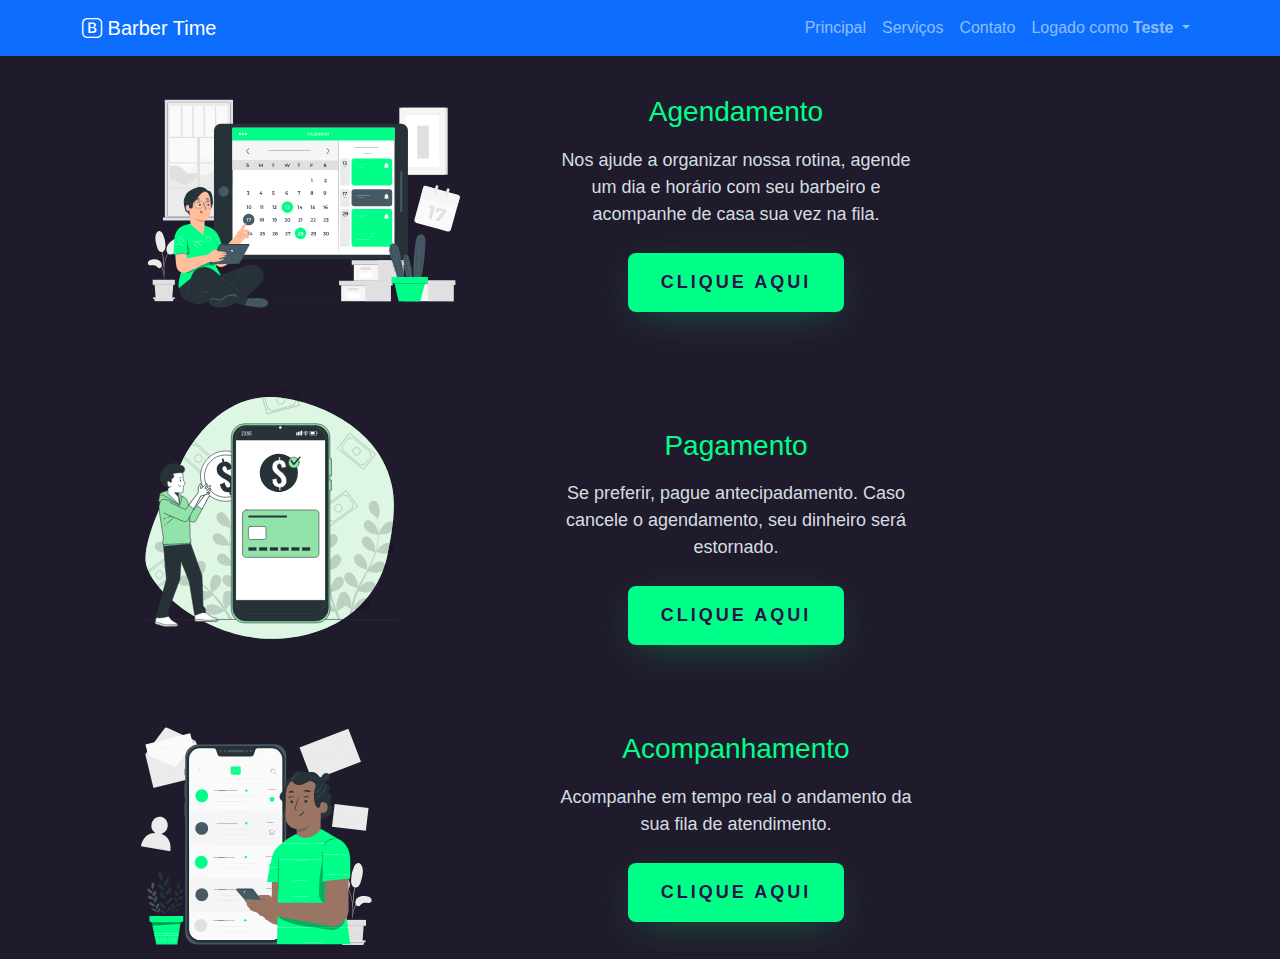
<file: index.html>
<!DOCTYPE html>
<html lang="en">

<head>
    <meta charset="UTF-8">
    <meta name="viewport" content="width=device-width, initial-scale=1.0">
    <meta http-equiv="X-UA-Compatible" content="IE=edge">
    <meta name="viewport" content="width=device-width, initial-scale=1.0">
    <link href="https://cdn.jsdelivr.net/npm/bootstrap@5.2.2/dist/css/bootstrap.min.css" rel="stylesheet">
    <link href="https://cdn.jsdelivr.net/npm/bootstrap-icons@1.10.2/font/bootstrap-icons.css" rel="stylesheet">
    <script src="https://cdn.jsdelivr.net/npm/bootstrap@5.2.2/dist/js/bootstrap.bundle.min.js"></script>
    <title>Barber Time</title>
    <link rel="stylesheet" href="index.css">
</head>

<body>
    <nav class="navbar navbar-expand-md navbar-dark bg-primary fixed-top">
        <div class="container">
            <a class="navbar-brand" href="#">
                <i class="bi bi-bootstrap"></i> Barber Time
            </a>
            <button class="navbar-toggler" type="button" data-bs-toggle="collapse" data-bs-target="#navbarNav"
                aria-controls="navbarNav" aria-expanded="false" aria-label="Toggle navigation">
                <span class="navbar-toggler-icon"></span>
            </button>
            <div class="collapse navbar-collapse justify-content-end" id="navbarNav">
                <ul class="navbar-nav">
                    <li class="nav-item">
                        <a class="nav-link" href="#">Principal</a>
                    </li>
                    <li class="nav-item">
                        <a class="nav-link" href="#">Serviços</a>
                    </li>
                    <li class="nav-item">
                        <a class="nav-link" href="#">Contato</a>
                    </li>
                    <li class="nav-item dropdown">
                        <a class="nav-link dropdown-toggle" href="#" id="userDropdown" role="button"
                            data-bs-toggle="dropdown" aria-haspopup="true" aria-expanded="false">
                            Logado como <strong>Teste</strong>
                        </a>
                        <ul class="dropdown-menu" aria-labelledby="userDropdown">
                            <li><a class="dropdown-item" href="#">Perfil</a></li>
                            <li><a class="dropdown-item" href="#">Alterar Senha</a></li>
                            <li><a class="dropdown-item" href="login.html">Sair</a></li>
                        </ul>
                    </li>
                </ul>
            </div>
        </div>
    </nav> <!-- Divisão entre o cabeçalho e o conteúdo -->
    <!-- O conteúdo da sua página continuará aqui -->
    <div class="baixo">
    <div class="img-esquerda">
        <img src="calendari2.svg" class="left-image" alt="Barbearia" width="350px">
    </div>
    
    <div class="conteudo-direito">
        <div class="agendamento">
            Agendamento
        </div>
        <div class="conteudo-direito2">
            Nos ajude a organizar nossa rotina, agende um dia e horário com seu barbeiro e acompanhe de casa sua vez na
            fila.<br>
            <button class="btn-login" onclick="window.location.href = 'agendar.html'">Clique aqui</button>
        </div>
    </div>
    </div>
        <div class="img-esquerda">
            <img src="pagamento.svg" class="left-image" alt="Barbearia" width="280px" >
        </div>
        
        <div class="conteudo-direito">
            <div class="agendamento">
                Pagamento
            </div>
            <div class="conteudo-direito2">
                Se preferir, pague antecipadamento. Caso cancele o agendamento, seu dinheiro será estornado.<br>
                <button class="btn-login" onclick="window.location.href = 'qrcode.html'">Clique aqui</button>
            </div>
        </div>
        </div>
            <div class="img-esquerda">
                <img src="celular.svg" class="left-image" alt="Barbearia" width="250px">
            </div>
            
            <div class="conteudo-direito">
                <div class="agendamento">
                    Acompanhamento
                </div>
                <div class="conteudo-direito2">
                    Acompanhe em tempo real o andamento da sua fila de atendimento.<br>
                    <button onclick="window.location.href = 'agendamento.html'" class="btn-login">Clique aqui</button>
                </div>
            </div>
            </div>
            </div>
</body>

</html>
</file>
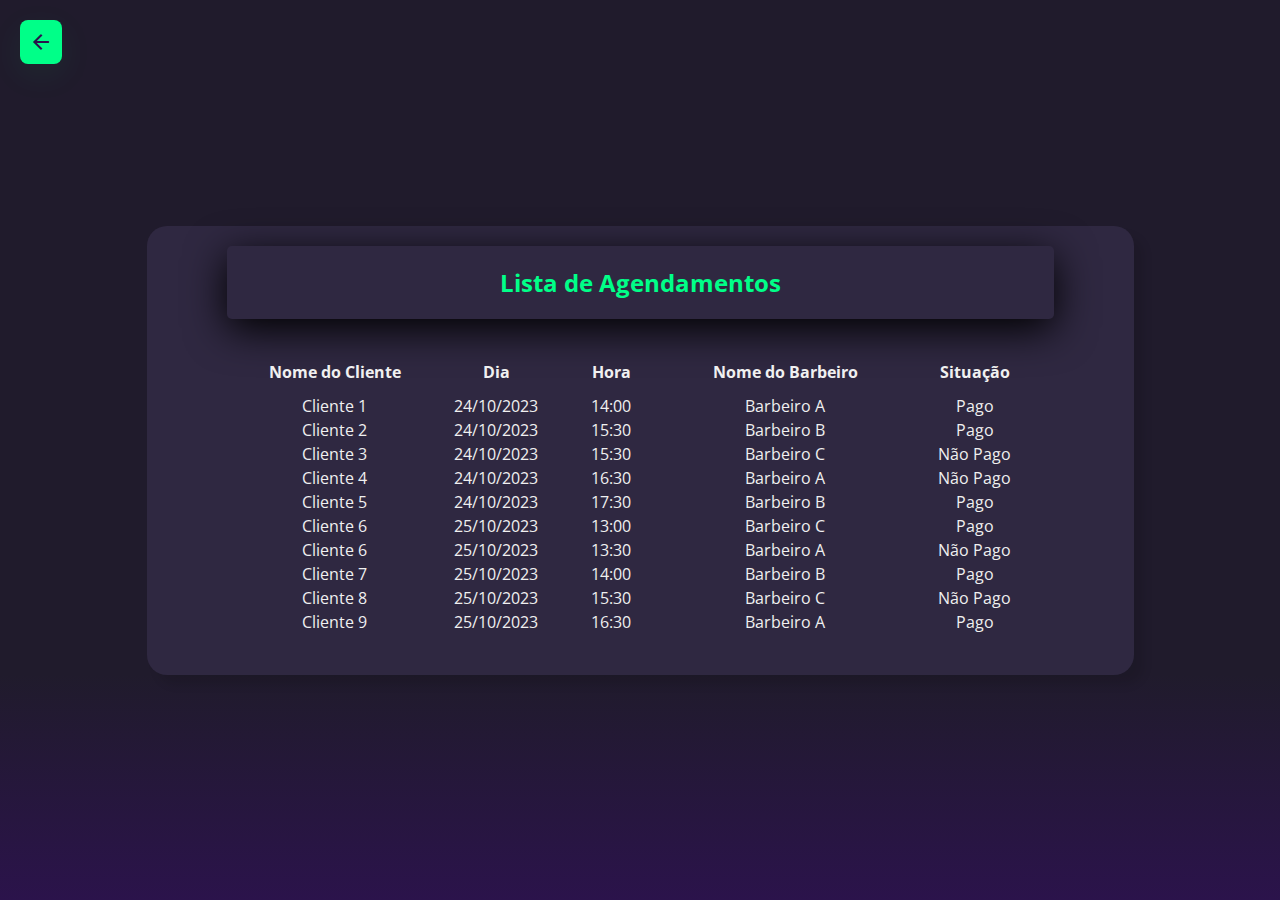
<file: 2agenda.html>
<!DOCTYPE html>
<html lang="pt-br">

<head>
    <meta charset="UTF-8">
    <meta name="viewport" content="width=device-width, initial-scale=1.0">
    <title>Barber Time</title>
    <link rel="stylesheet" href="agendamento.css">

    <link rel="stylesheet"
        href="https://fonts.googleapis.com/css2?family=Material+Symbols+Outlined:opsz,wght,FILL,GRAD@20..48,100..700,0..1,-50..200" />

</head>

<body>
    <a class="material-symbols-outlined" href="2index.html">
        arrow_back
    </a>

<div class="container">
    <h1>Lista de Agendamentos</h1>
        <table class="table table-bordered table-striped">
            <thead>
                <tr>
                    <th>Nome do Cliente</th>
                    <th>Dia</th>
                    <th>Hora</th>
                    <th>Nome do Barbeiro</th>
                    <th>Situação</th>
                    
                </tr>
            </thead>
            <tbody>
                <tr>
                    <td>Cliente 1</td>
                    <td>24/10/2023</td>
                    <td>14:00</td>
                    <td>Barbeiro A</td>
                    <td>Pago</td>
                    <td>
                        
                        <a href="#"><i class="bi bi-check text-success mx-2"></i></a>
                        <a href="#"><i class="bi bi-x text-danger mx-2"></i></a>
                    </td>
                </tr>
                <!-- Adicione mais linhas semelhantes para cada agendamento -->
                <tr>
                    <td>Cliente 2</td>
                    <td>24/10/2023</td>
                    <td>15:30</td>
                    <td>Barbeiro B</td>
                    <td>Pago</td>
                    <td>
                        <a href="#"><i class="bi bi-check text-success mx-2"></i></a>
                        <a href="#"><i class="bi bi-x text-danger mx-2"></i></a>
                    </td>
                </tr>

                <tr>
                    <td>Cliente 3</td>
                    <td>24/10/2023</td>
                    <td>15:30</td>
                    <td>Barbeiro C</td>
                    <td>Não Pago</td>
                    <td>
                        <a href="#"><i class="bi bi-check text-success mx-2"></i></a>
                        <a href="#"><i class="bi bi-x text-danger mx-2"></i></a>
                    </td>
                </tr>

                <tr>
                    <td>Cliente 4</td>
                    <td>24/10/2023</td>
                    <td>16:30</td>
                    <td>Barbeiro A</td>
                    <td>Não Pago</td>
                    <td>
                        <a href="#"><i class="bi bi-check text-success mx-2"></i></a>
                        <a href="#"><i class="bi bi-x text-danger mx-2"></i></a>
                    </td>
                </tr>

                <tr>
                    <td>Cliente 5</td>
                    <td>24/10/2023</td>
                    <td>17:30</td>
                    <td>Barbeiro B</td>
                    <td>Pago</td>
                    <td>
                        <a href="#"><i class="bi bi-check text-success mx-2"></i></a>
                        <a href="#"><i class="bi bi-x text-danger mx-2"></i></a>
                    </td>
                </tr>

                <tr>
                    <td>Cliente 6</td>
                    <td>25/10/2023</td>
                    <td>13:00</td>
                    <td>Barbeiro C</td>
                    <td>Pago</td>
                    <td>
                        <a href="#"><i class="bi bi-check text-success mx-2"></i></a>
                        <a href="#"><i class="bi bi-x text-danger mx-2"></i></a>
                    </td>
                </tr>

                <tr>
                    <td>Cliente 6</td>
                    <td>25/10/2023</td>
                    <td>13:30</td>
                    <td>Barbeiro A</td>
                    <td>Não Pago</td>
                    <td>
                        <a href="#"><i class="bi bi-check text-success mx-2"></i></a>
                        <a href="#"><i class="bi bi-x text-danger mx-2"></i></a>
                    </td>
                </tr>

                <tr>
                    <td>Cliente 7</td>
                    <td>25/10/2023</td>
                    <td>14:00</td>
                    <td>Barbeiro B</td>
                    <td>Pago</td>
                    <td>
                        <a href="#"><i class="bi bi-check text-success mx-2"></i></a>
                        <a href="#"><i class="bi bi-x text-danger mx-2"></i></a>
                    </td>
                </tr>

                <tr>
                    <td>Cliente 8</td>
                    <td>25/10/2023</td>
                    <td>15:30</td>
                    <td>Barbeiro C</td>
                    <td>Não Pago</td>
                    <td>
                        <a href="#"><i class="bi bi-check text-success mx-2"></i></a>
                        <a href="#"><i class="bi bi-x text-danger mx-2"></i></a>
                    </td>
                </tr>

                <tr>
                    <td>Cliente 9</td>
                    <td>25/10/2023</td>
                    <td>16:30</td>
                    <td>Barbeiro A</td>
                    <td>Pago</td>
                    <td>
                        <a href="#"><i class="bi bi-check text-success mx-2"></i></a>
                        <a href="#"><i class="bi bi-x text-danger mx-2"></i></a>
                    </td>
                </tr>
            </tbody>
        </table>
        </div>
        </body>
</html>
</file>
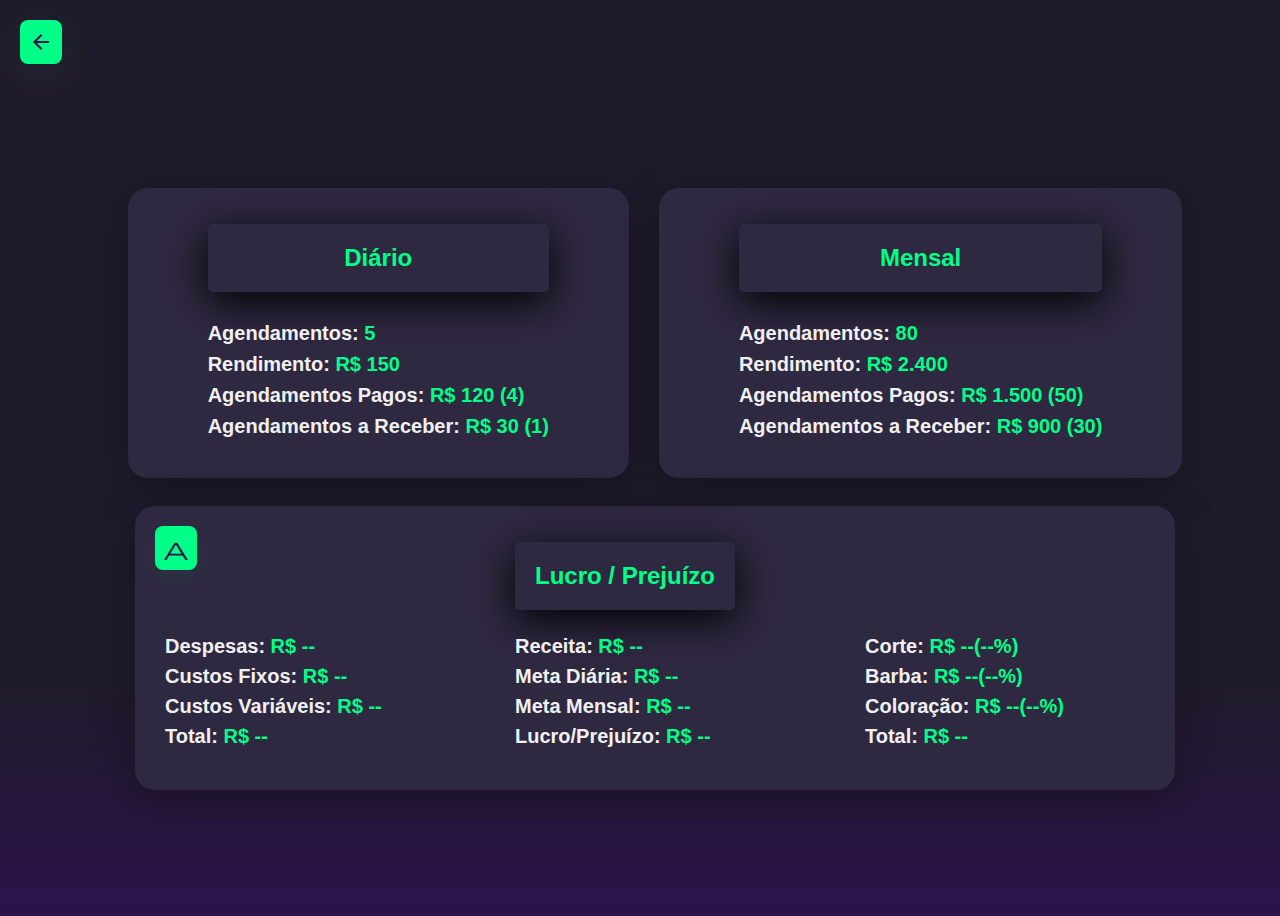
<file: 2dashboard.html>
<!DOCTYPE html>
<html lang="en">

<head>
    <meta charset="UTF-8">
    <meta name="viewport" content="width=device-width, initial-scale=1.0">
    <title>Barber Time</title>
    <link rel="stylesheet" href="2dashboard.css">

    <link rel="stylesheet"
        href="https://fonts.googleapis.com/css2?family=Material+Symbols+Outlined:opsz,wght,FILL,GRAD@20..48,100..700,0..1,-50..200" />

</head>

<body>
    <a class="material-symbols-outlined" href="2index.html">
        arrow_back
    </a>
    <div class="container">
        <h1>Diário</h1>

        <div class="A">
            Agendamentos:<span> 5</span>
        </div>
        <div class="A">
            Rendimento:<span> R$ 150</span>
        </div>
        <div class="A">
            Agendamentos Pagos:<span> R$ 120 (4)</span>
        </div>
        <div class="A">
            Agendamentos a Receber:<span> R$ 30 (1)</span>
        </div>

    </div>
    <!--Dash2-->
    <div class="container">
        <h1>Mensal</h1>

        <div class="A">
            Agendamentos:<span> 80</span>
        </div>
        <div class="A">
            Rendimento:<span> R$ 2.400</span>
        </div>
        <div class="A">
            Agendamentos Pagos:<span> R$ 1.500 (50)</span>
        </div>
        <div class="A">
            Agendamentos a Receber:<span> R$ 900 (30)</span>
        </div>

    </div>
    <!--Dash3-->
    <div class="container2">
        <h1 class="margin">Lucro / Prejuízo</h1>

        <div class="A" style="position: absolute; margin-left: -350px; margin-top: -5px;">
            Despesas:<span> R$ --</span>
        </div>
        <div class="A" style="position: absolute; margin-left: -350px; margin-top: 25px;">
            Custos Fixos:<span> R$ --</span>
        </div>
        <div class="A" style="position: absolute; margin-left: -350px; margin-top: 55px;">
            Custos Variáveis:<span> R$ --</span>
        </div>
        <div class="A" style="position: absolute; margin-left: -350px; margin-top: 85px;">
            Total:<span> R$ --</span>
        </div>
        <!-- 1° Parte -->
        <div class="A" style="position: absolute; margin-left: 0px; margin-top: -5px;">
            Receita:<span> R$ --</span>
        </div>
        <div class="A" style="position: absolute; margin-left: 0px; margin-top: 25px;">
            Meta Diária:<span> R$ --</span>
        </div>
        <div class="A" style="position: absolute; margin-left: 0px; margin-top: 55px;">
            Meta Mensal:<span> R$ --</span>
        </div>
        <div class="A" style="position: absolute; margin-left: 0px; margin-top: 85px;">
            Lucro/Prejuízo:<span> R$ --</span>
        </div>
        <!-- 2° Parte -->
        <div class="A" style="position: absolute; margin-left: 350px; margin-top: 85px;">
            Total:<span> R$ --</span>
        </div>
        <div class="A" style="position: absolute; margin-left: 350px; margin-top: -5px;">
            Corte:<span> R$ --(--%)</span>
        </div>
        <div class="A" style="position: absolute; margin-left: 350px; margin-top: 25px;">
            Barba:<span> R$ --(--%)</span>
        </div>
        <div class="A" style="position: absolute; margin-left: 350px; margin-top: 55px;">
            Coloração:<span> R$ --(--%)</span>
        </div>
        <!-- 3° Parte -->
        <a class="material-symbols-outlined" href="2index.html">
            A
        </a>

    </div>

</body>

</html>
</file>
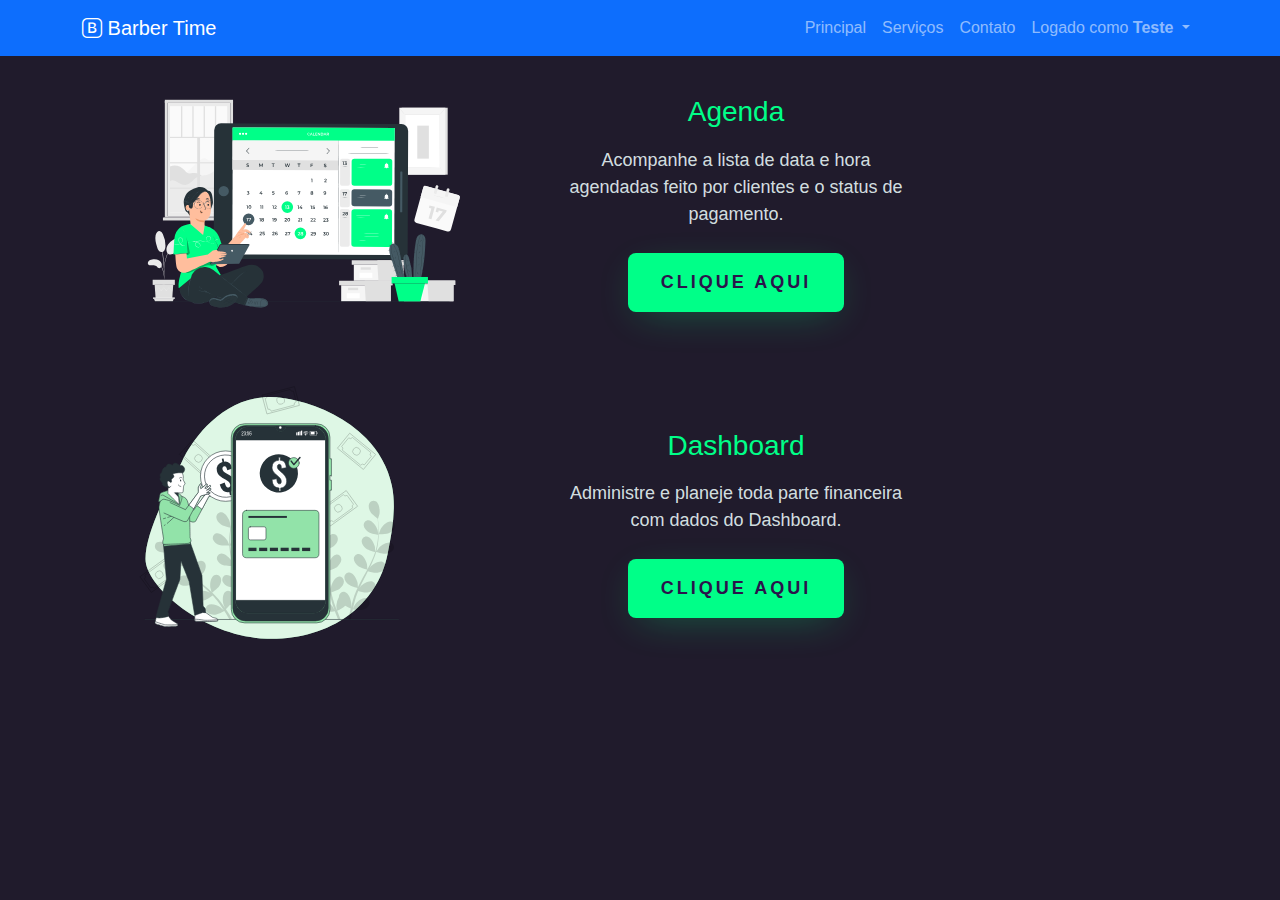
<file: 2index.html>
<!DOCTYPE html>
<html lang="en">

<head>
    <meta charset="UTF-8">
    <meta name="viewport" content="width=device-width, initial-scale=1.0">
    <meta http-equiv="X-UA-Compatible" content="IE=edge">
    <meta name="viewport" content="width=device-width, initial-scale=1.0">
    <link href="https://cdn.jsdelivr.net/npm/bootstrap@5.2.2/dist/css/bootstrap.min.css" rel="stylesheet">
    <link href="https://cdn.jsdelivr.net/npm/bootstrap-icons@1.10.2/font/bootstrap-icons.css" rel="stylesheet">
    <script src="https://cdn.jsdelivr.net/npm/bootstrap@5.2.2/dist/js/bootstrap.bundle.min.js"></script>
    <title>Barber Time</title>
    <link rel="stylesheet" href="index.css">
</head>

<body>
    <nav class="navbar navbar-expand-md navbar-dark bg-primary fixed-top">
        <div class="container">
            <a class="navbar-brand" href="#">
                <i class="bi bi-bootstrap"></i> Barber Time
            </a>
            <button class="navbar-toggler" type="button" data-bs-toggle="collapse" data-bs-target="#navbarNav"
                aria-controls="navbarNav" aria-expanded="false" aria-label="Toggle navigation">
                <span class="navbar-toggler-icon"></span>
            </button>
            <div class="collapse navbar-collapse justify-content-end" id="navbarNav">
                <ul class="navbar-nav">
                    <li class="nav-item">
                        <a class="nav-link" href="#">Principal</a>
                    </li>
                    <li class="nav-item">
                        <a class="nav-link" href="#">Serviços</a>
                    </li>
                    <li class="nav-item">
                        <a class="nav-link" href="#">Contato</a>
                    </li>
                    <li class="nav-item dropdown">
                        <a class="nav-link dropdown-toggle" href="#" id="userDropdown" role="button"
                            data-bs-toggle="dropdown" aria-haspopup="true" aria-expanded="false">
                            Logado como <strong>Teste</strong>
                        </a>
                        <ul class="dropdown-menu" aria-labelledby="userDropdown">
                            <li><a class="dropdown-item" href="#">Perfil</a></li>
                            <li><a class="dropdown-item" href="#">Alterar Senha</a></li>
                            <li><a class="dropdown-item" href="login.html">Sair</a></li>
                        </ul>
                    </li>
                </ul>
            </div>
        </div>
    </nav> <!-- Divisão entre o cabeçalho e o conteúdo -->
    <!-- O conteúdo da sua página continuará aqui -->
    <div class="baixo">
    <div class="img-esquerda">
        <img src="calendari2.svg" class="left-image" alt="Barbearia" width="350px">
    </div>
    
    <div class="conteudo-direito">
        <div class="agendamento">
            Agenda
        </div>
        <div class="conteudo-direito2">
            Acompanhe a lista de data e hora agendadas feito por clientes e o status de pagamento.<br>
            <button class="btn-login" onclick="window.location.href = '2agenda.html'">Clique aqui</button>
        </div>
    </div>
    </div>
        <div class="img-esquerda">
            <img src="pagamento.svg" class="left-image" alt="Barbearia" width="280px" >
        </div>
        
        <div class="conteudo-direito">
            <div class="agendamento">
                Dashboard
            </div>
            <div class="conteudo-direito2">
                Administre e planeje toda parte financeira com dados do Dashboard.<br>
                <button class="btn-login" onclick="window.location.href = '2dashboard.html'">Clique aqui</button>
            </div>
        </div>
        </div>
        <!-- <div class="img-esquerda">
                <img src="celular.svg" class="left-image" alt="Barbearia" width="250px">
            </div>
            
            <div class="conteudo-direito">
                <div class="agendamento">
                    Clientes
                </div>
                <div class="conteudo-direito2">
                    Acompanhe em tempo real o andamento da sua fila de atendimento.<br>
                    <button onclick="window.location.href = 'agendamento.html'" class="btn-login">Clique aqui</button>
                </div> -->
            </div>
            </div>
            </div>
</body>

</html>
</file>
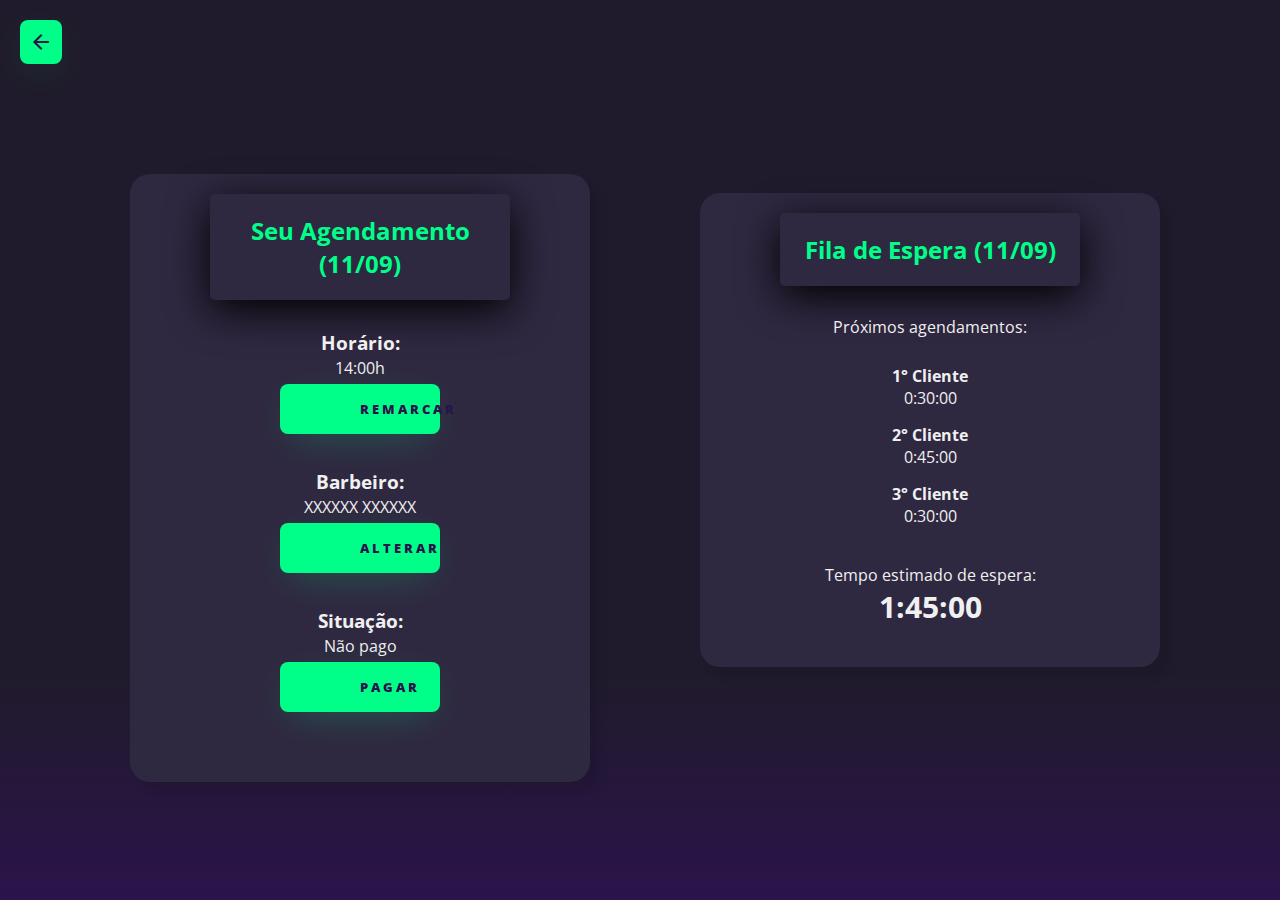
<file: agendamento.html>
<!DOCTYPE html>
<html lang="en">

<head>
    <meta charset="UTF-8">
    <meta name="viewport" content="width=device-width, initial-scale=1.0">
    <title>Barber Time</title>
    <link rel="stylesheet" href="agendamento.css">

    <link rel="stylesheet"
        href="https://fonts.googleapis.com/css2?family=Material+Symbols+Outlined:opsz,wght,FILL,GRAD@20..48,100..700,0..1,-50..200" />

</head>

<body>
    <a class="material-symbols-outlined" href="index.html">
    arrow_back
    </a>
<div class="esquerdo">
    <div class="container">
    <h1>Seu Agendamento (11/09)</h1>
    <ul>
        <li>
            <h3>Horário:</h3><br>
            14:00h<br>
            <button>Remarcar</button>
        </li>
         <li>
            <h3>Barbeiro:</h3><br>
            XXXXXX XXXXXX<br>
                    <button>Alterar</button>
            </li>
        <li>
            <h3>Situação:</h3><br>
            Não pago<br>
            <button>Pagar</button>
        </li>

    </ul>
    </div>
</div>
    <div class="principal">
        <div class="direito">
            <div class="container">
                <h1>Fila de Espera (11/09)</h1>
                <p>Próximos agendamentos:</p>
                <ul id="agendamentos"><br>
                    <li>
                        <strong>1° Cliente</strong>
                        <div class="cronometro" id="cronometro1">30:00</div>
                    </li>
                    <li>
                        <strong>2° Cliente</strong>
                        <div class="cronometro" id="cronometro2">45:00</div>
                    </li>
                    <li>
                        <strong>3° Cliente</strong>
                        <div class="cronometro" id="cronometro3">30:00</div>
                    </li>
                </ul><br>
                <p>Tempo estimado de espera:</p>
                <div id="contagem">0:00</div>
            </div>
            <script src="script.js"></script>
        </div>
        
    </div>
</body>

</html>
</file>
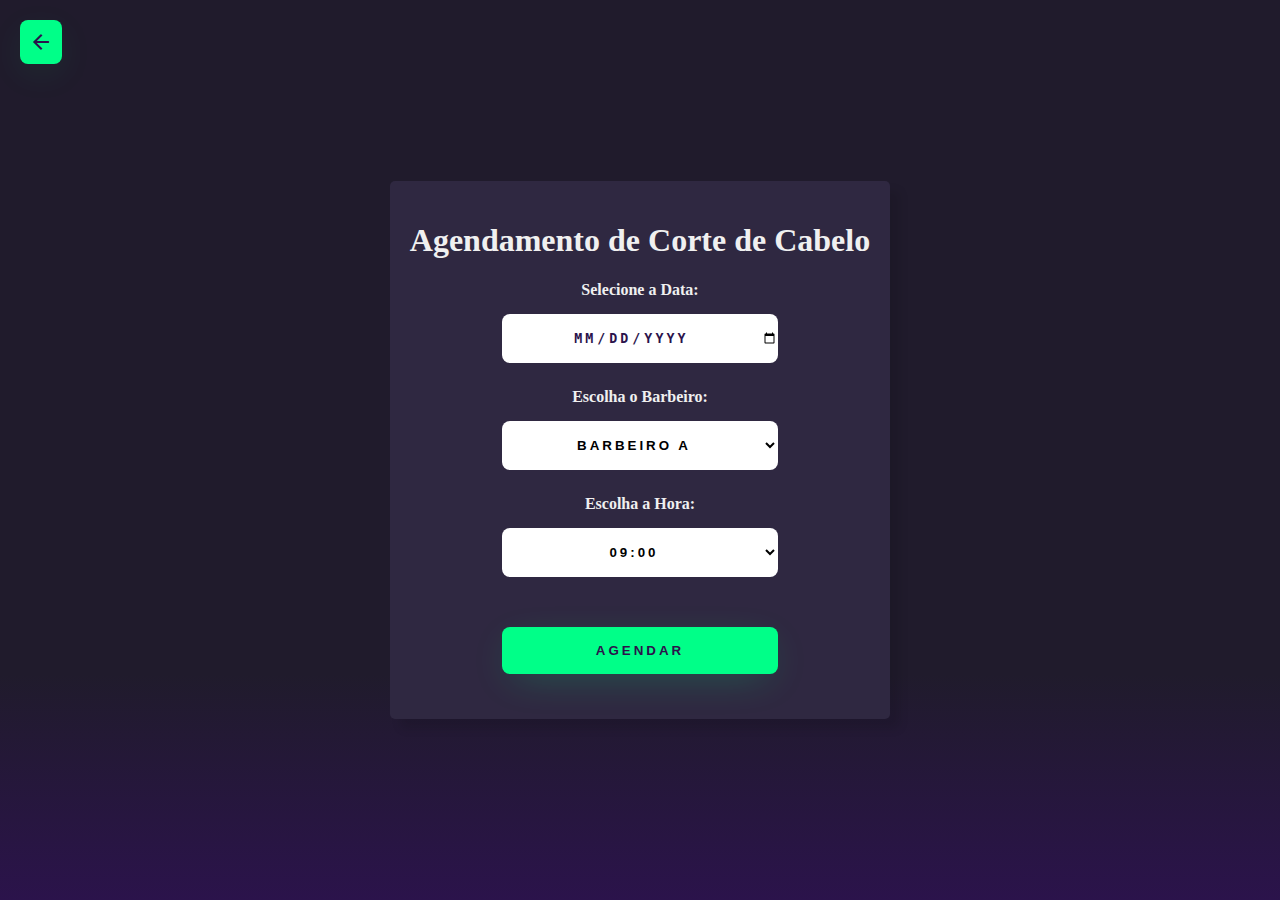
<file: agendar.html>
<!DOCTYPE html>
<html lang="en">

<head>
    <meta charset="UTF-8">
    <meta name="viewport" content="width=device-width, initial-scale=1.0">
    <title>Barber Time</title>
    <link rel="stylesheet" href="agendar.css">

    <link rel="stylesheet"
        href="https://fonts.googleapis.com/css2?family=Material+Symbols+Outlined:opsz,wght,FILL,GRAD@20..48,100..700,0..1,-50..200" />

</head>

<body>
    <a class="material-symbols-outlined" href="index.html">arrow_back</a>
    <div class="container">

    <h1>Agendamento de Corte de Cabelo</h1>
    <strong>Selecione a Data:</strong>
    <form id="agendamento-form">
        <label class="date-label" for="data"></label>
        <input class="date-input" type="date" id="data" name="data"><br>

        <strong>Escolha o Barbeiro:</strong>
        <label class="date-label" for="barbeiro"></label>
        <select class="date-input" id="barbeiro" name="barbeiro">
            <option value="A">Barbeiro A</option>
            <option value="B">Barbeiro B</option>
            <option value="C">Barbeiro C</option>
        </select><br>
        <strong>Escolha a Hora: </strong>
        <label class="date-label" for="horario"></label>
        <select class="date-input" id="horario" name="horario">
            <!-- Horários disponíveis serão preenchidos via JavaScript -->
        </select><br>

        <input type="submit" value="Agendar">
    </form>

    <script src="agendar.js"></script>
</body>

</html>
</file>
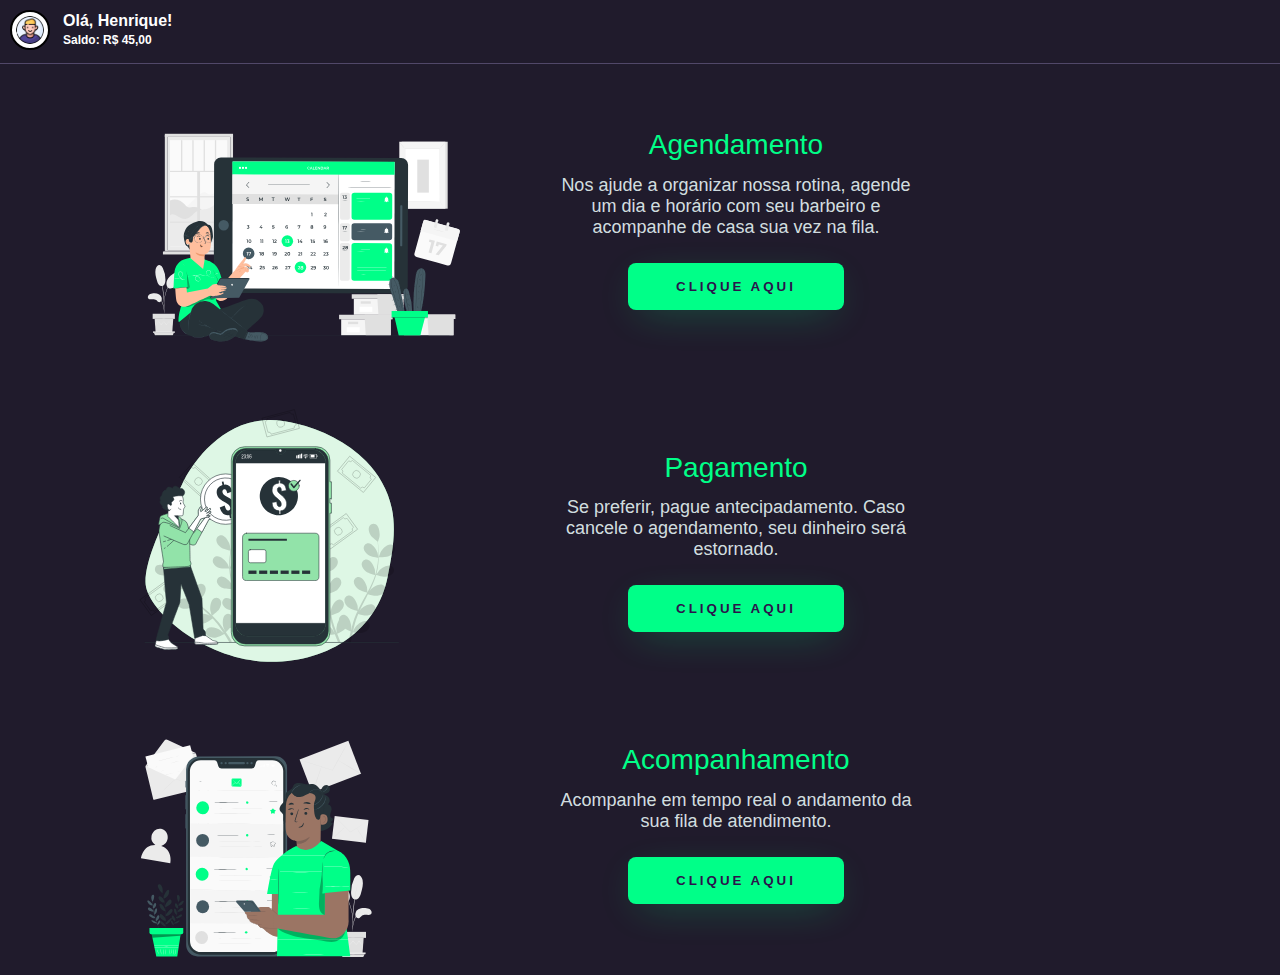
<file: index copy.html>
<!DOCTYPE html>
<html lang="en">

<head>
    <meta charset="UTF-8">
    <meta name="viewport" content="width=device-width, initial-scale=1.0">
    <title>Barber Time</title>
    <link rel="stylesheet" href="index.css">
</head>

<body>
    <div class="header">
        <div class="profile-icon">
            <img src="perfil3.png" alt="Imagem de perfil">
        </div>
        <div class="wallet-info">
            <span>Olá, Henrique!</span>
            <br> 
            <span class="saldo">Saldo: R$ 45,00</span>
        </div>
    </div>
    <div class="separator"></div> <!-- Divisão entre o cabeçalho e o conteúdo -->
    <!-- O conteúdo da sua página continuará aqui -->
    
    <div class="img-esquerda">
        <img src="calendari2.svg" class="left-image" alt="Barbearia" width="350px">
    </div>
    
    <div class="conteudo-direito">
        <div class="agendamento">
            Agendamento
        </div>
        <div class="conteudo-direito2">
            Nos ajude a organizar nossa rotina, agende um dia e horário com seu barbeiro e acompanhe de casa sua vez na
            fila.<br>
            <button class="btn-login" onclick="window.location.href = 'agendar.html'">Clique aqui</button>
        </div>
    </div>
    </div>
        <div class="img-esquerda">
            <img src="pagamento.svg" class="left-image" alt="Barbearia" width="280px" >
        </div>
        
        <div class="conteudo-direito">
            <div class="agendamento">
                Pagamento
            </div>
            <div class="conteudo-direito2">
                Se preferir, pague antecipadamento. Caso cancele o agendamento, seu dinheiro será estornado.<br>
                <button class="btn-login" onclick="window.location.href = 'qrcode.html'">Clique aqui</button>
            </div>
        </div>
        </div>
            <div class="img-esquerda">
                <img src="celular.svg" class="left-image" alt="Barbearia" width="250px">
            </div>
            
            <div class="conteudo-direito">
                <div class="agendamento">
                    Acompanhamento
                </div>
                <div class="conteudo-direito2">
                    Acompanhe em tempo real o andamento da sua fila de atendimento.<br>
                    <button onclick="window.location.href = 'agendamento.html'" class="btn-login">Clique aqui</button>
                </div>
            </div>
            </div>
</body>

</html>
</file>
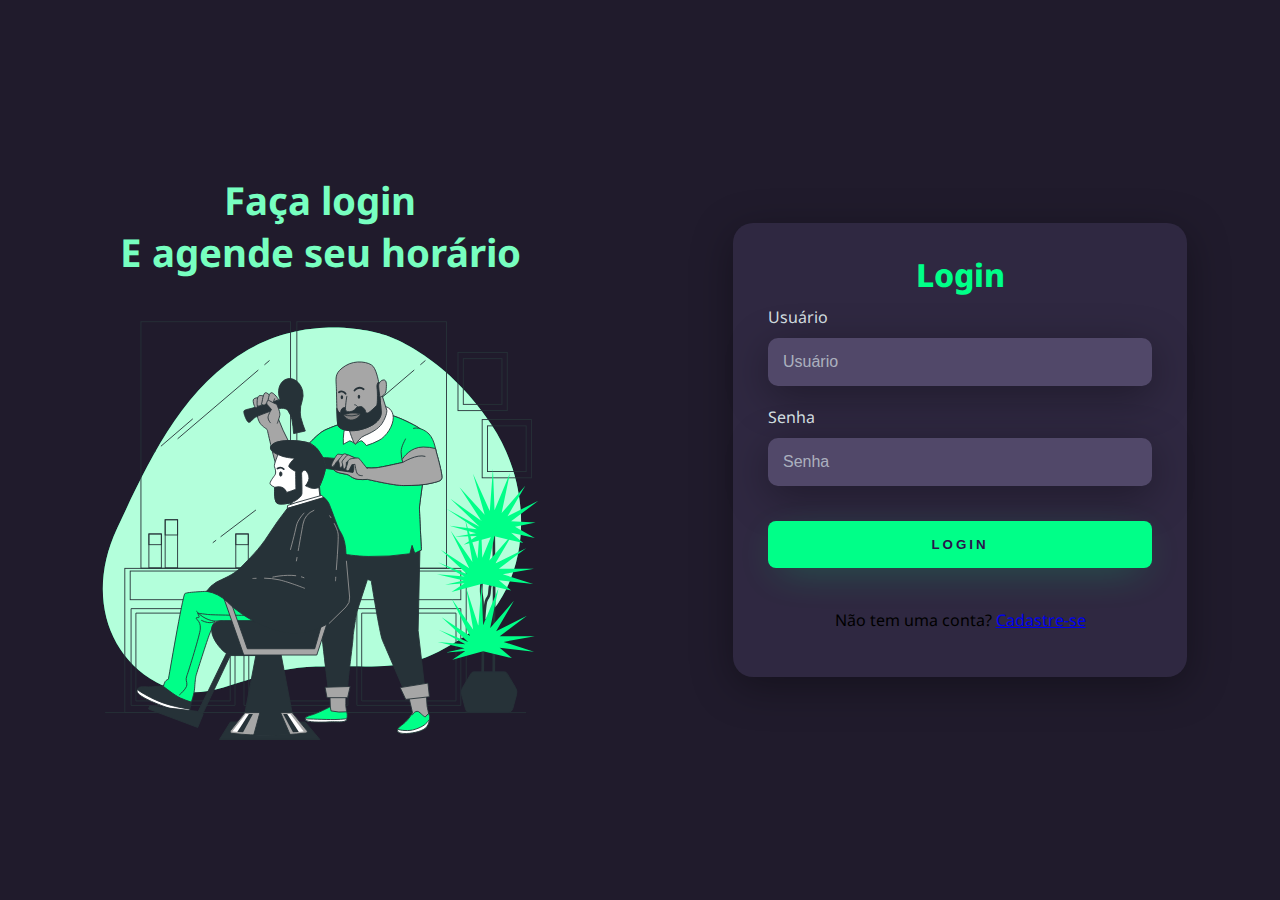
<file: login.html>
<!DOCTYPE html>
<html lang="pt-br">

<head>
    <meta charset="UTF-8">
    <meta http-equiv="X-UA-Compatible" content="IE=edge">
    <meta name="viewport" content="width=device-width, initial-scale=1.0">
    <link rel="stylesheet" href="login.css">
    <title>Login</title>
</head>

<body>
    <div class="main-login">
        <div class="left-login">
            <h1>Faça login<br>E agende seu horário</h1>
            <img src="cabelo.svg" class="left-image" alt="Barbearia">
        </div>
        <div class="right-login">
            <div class="card-login">
                <h1>Login</h1>
                <div class="textfield">
                    <label for="Usuário">Usuário</label>
                    <input type="text" name="Usuário" placeholder="Usuário">
                </div>
                <div class="textfield">
                    <label for="Senha">Senha</label>
                    <input type="password" name="Senha" placeholder="Senha">
                </div>
                <button onclick="window.location.href = 'index.html'" class="btn-login">Login</button>
                <p>Não tem uma conta? <a href="2index.html">Cadastre-se</a></p>
            </div>
        </div>
    </div>
</body>

</html>
</file>
<file: index.css>
body{
    background: #2b134b;
}

@import url('https://fonts.googleapis.com/css2?family=Noto+Sans:wght@400;700&display=swap');

body {
    margin: 0;
    font-family: 'Noto Sans', sans-serif;
    background-color: #201b2c;
    color: #f0ffffde;
}

.header {
    display: flex;
    align-items: center;
    padding: 10px;
}

.profile-icon {
    width: 40px;
    /* Reduzindo o tamanho do ícone */
    height: 40px;
    border-radius: 50%;
    background-color: #fff;
    /* Cor de fundo do ícone */
    display: flex;
    justify-content: center;
    align-items: center;
    border: 2px solid black;
    /* Adicionando uma borda preta fina */
    box-sizing: border-box;
    /* Garante que a borda não afete o tamanho total do ícone */
    margin-right: 10px;
}

.profile-icon img {
    width: 80%;
    /* Ajuste o tamanho da imagem conforme necessário */
    height: 80%;
    /* Ajuste o tamanho da imagem conforme necessário */
    border-radius: 50%;
    /* Mantém o corte circular da imagem */
    object-fit: cover;
    /* Garante que a imagem cubra todo o espaço do ícone */
}

.wallet-info {
    font-size: 16px;
    font-weight: bold;
    margin-left: 3px;
    color: #fff;
}

.saldo {
    font-size: 12px;
    margin-top: 3px;
    margin-bottom: 10px;
}


.separator {
    height: 1px;
    background-color: #514869;
    margin-top: 3px;
    margin-bottom: 20px;
}

.img-esquerda {
    display: inline-block;
    float: left;
    margin-left: 10%;
    margin-top: 3%;
}

.conteudo-direito {
    display: inline-block;
    float: right;
    margin-right: 25%;
    margin-left: 40%;
    margin-top: -18%;
    font-size: 28px;
}

.agendamento {
    text-align: center;
    color: #00ff88;
    
}

.conteudo-direito2 {
    display: inline-block;
    float: right;
    margin-top: 3%;
    margin-right: 10%;
    margin-left: 10%;
    font-size: 18px;
    text-align: center;
}

.baixo{
    margin-top: 50px;
}
.btn-login{
        width: 60%;
        padding: 16px 0px;
        margin: 25px;
        border: none;
        border-radius: 8px;
        outline: none;
        text-transform: uppercase;
        font-weight: 800;
        letter-spacing: 3px;
        color: #2b134b;
        background: #00ff88;
        cursor: pointer;
        box-shadow: 0px 10px 40px -12px #00ff8052;
    }
</file>
<file: agendamento.css>
@import url('https://fonts.googleapis.com/css2?family=Open+Sans:wght@300;400;500&display=swap');

body {
    font-family: Arial, sans-serif;
    background-color: #f0f0f0;
    display: flex;
    justify-content: center;
    align-items: center;
    height: 100vh;
    background: linear-gradient(900deg,
            #201b2c,
            #201b2c,
            #201b2c,
            #201b2c,
            #2b134b);
}

#contagem {
    font-size: 30px;
    font-weight: bold;
}

.container {
    padding: 20px 80px;
    padding-bottom: 40px;
    border-radius: 5px;
    text-align: center;
    color: #f0f0f0;
    box-shadow: 0 0 10px rgba(0, 0, 0, 0.1);
    color: #f0f0f0;
    background: #2f2841;
    border-radius: 20px;
    box-shadow: 10px 10px 10px rgba(0, 0, 0, 0.1);
}

th {
    padding: 10px 40px
}

.container h1 {
    margin-bottom: 30px;
    padding: 20px;
    border-radius: 5px;
    box-shadow: 0px 10px 40px black;
    text-align: center;
    color: #00ff88;
}

h1 {
    font-size: 24px;
    margin-bottom: 10px;
}

ul {
    list-style-type: none;
    padding: 0;
}

li {
    margin: 5px 0;
}



#cronometro1,
#cronometro2,
#cronometro3 {
    margin-bottom: 15px;
}

* {
    margin: 0;
    padding: 0;
    font-family: 'Open Sans', sans-serif;
}


.relogio {
    display: flex;
    flex-direction: column;
    align-items: center;
    justify-content: center;
    font-size: 40px;
    color: firebrick;
    background: rgba(5, 5, 5, .9);
    box-shadow: 5px 5px 15px rgba(0, 0, 0, .7);
    border: 7px;
    letter-spacing: 3px;
}

.relogio span {
    font-weight: bolder;
    font-size: 60px;
}

.relogio span.tempo {
    font-size: 10px;
}

.principal {
    display: flex;
    justify-content: space-between;
}

.esquerdo {
    width: 50%;
    margin-left: -250px;
    padding: 90px;
    box-sizing: border-box;
    margin-top: 55px;
}

.direito {
    width: 500px;
    margin-top: -40px;
    margin-right: -190px;
    padding: 20px;
    box-sizing: border-box;
}

.esquerdo h3 {
    margin-bottom: -20px;
    margin-top: 10px;
}

button {
    flex-direction: column;
    align-items: center;
    justify-content: center;
}
.esquerdo button {
    width: 30%;
    padding: 16px 80px;
    margin: 5px 25px 25px;
    border: none;
    border-radius: 8px;
    outline: none;
    text-transform: uppercase;
    font-weight: 800;
    letter-spacing: 3px;
    color: #2b134b;
    background: #00ff88;
    cursor: pointer;
    box-shadow: 0px 10px 40px -12px #00ff8052;
}

.material-symbols-outlined {
    padding: 10px 9px;
    margin-right: 100px;
    border: none;
    border-radius: 8px;
    outline: none;
    text-transform: uppercase;
    font-weight: 800;
    letter-spacing: 3px;
    color: #2b134b;
    background: #00ff88;
    cursor: pointer;
    box-shadow: 0px 10px 40px -12px #00ff8052;
    position: absolute;
    left: 20px;
    top: 20px;
    text-decoration: none;
}


----------- BOTAO DE VOLTAR .maaterial-symbols-outlined {
    position: absolute;
    left: 20px;
    /* Ajuste o valor conforme necessário para posicionar a seta */
    top: 20px;
    /* Ajuste o valor conforme necessário para posicionar a seta */
    font-size: 24px;
    color: #00ff88;
    cursor: pointer;
}
</file>
<file: 2dashboard.css>
@import url('https://fonts.googleapis.com/css2?family=Open+Sans:wght@300;400;500&display=swap');

body {
    font-family: Arial, sans-serif;
    background-color: #f0f0f0;
    display: flex;
    justify-content: center;
    align-items: center;
    height: 100vh;
    background: linear-gradient(900deg,
        #201b2c,
        #201b2c,
        #201b2c,
        #201b2c,
        #2b134b  );
}



.container {
    padding: 20px 80px;
    padding-bottom: 40px;
    border-radius: 5px;
    box-shadow: 0 0 10px rgba(0, 0, 0, 0.1);
    text-align: center;
    color: #f0f0f0;
    background: #2f2841;
    border-radius: 20px;
    box-shadow: 0px 10px 40px #00000056;
    margin-left: 30px;
    margin-top: -250px;
}

.container2 {
    padding: 20px;
    padding-bottom: 150px;
    padding-left: 380px;
    padding-right: 290px;
    margin-left: 30px;
    border-radius: 5px;
    box-shadow: 0 0 10px rgba(0, 0, 0, 0.1);
    text-align: center;
    color: #f0f0f0;
    background: #2f2841;
    border-radius: 20px;
    box-shadow: 0px 10px 40px #00000056;
    position: absolute;
    margin-top: 380px;
}


.A {
    margin-top: 8px;
    text-align: left;
    font-size: 20px;
    font-weight: bold ;
}

.A span{
    color: #00ff88;
}

.container h1{
    padding: 20px;
    margin-bottom: 30px;
    border-radius: 5px;
    box-shadow: 10px 10px 10px rgba(0, 0, 0, 0.1);
    text-align: center;
    color: #00ff88;
    box-shadow: 0px 10px 40px black;
}

.container2 h1 {
    margin-right: 150px;
    padding: 20px;
    margin-bottom: 30px;
    border-radius: 5px;
    box-shadow: 10px 10px 10px rgba(0, 0, 0, 0.1);
    text-align: center;
    color: #00ff88;
    box-shadow: 0px 10px 40px black;
}

h1 {
    font-size: 24px;
    margin-bottom: 10px;
}

ul {
    list-style-type: none;
    padding: 0;
}

li {
    margin: 5px 0;
}

.card-login {
    width: 60%;
    display: flex;
    justify-content: center;
    align-items: center;
    flex-direction: column;
    padding: 30px 35px;
    background: #2f2841;
    border-radius: 20px;
    box-shadow: 0px 10px 40px #00000056;
}


----------- BOTAO DE VOLTAR 
.maaterial-symbols-outlined {
    position: absolute;
    left: 20px;
    /* Ajuste o valor conforme necessário para posicionar a seta */
    top: 20px;
    /* Ajuste o valor conforme necessário para posicionar a seta */
    font-size: 24px;
    color: #00ff88;
    cursor: pointer;
} 

.material-symbols-outlined {
    padding: 10px 9px;
    margin-right: 100px;
    border: none;
    border-radius: 8px;
    outline: none;
    text-transform: uppercase;
    font-weight: 800;
    letter-spacing: 3px;
    color: #2b134b;
    background: #00ff88;
    cursor: pointer;
    box-shadow: 0px 10px 40px -12px #00ff8052;
    position: absolute;
    left: 20px;
    top: 20px;
    text-decoration: none;
}

.material-symbols-outlined2 {
    padding: 10px 9px;
    margin-right: 120px;
    border: none;
    border-radius: 8px;
    outline: none;
    text-transform: uppercase;
    font-weight: 800;
    letter-spacing: 3px;
    color: #2b134b;
    background: #00ff88;
    cursor: pointer;
    box-shadow: 0px 10px 40px -12px #00ff8052;
    position: absolute;
    left: 20px;
    top: 20px;
    text-decoration: none;
}
</file>
<file: agendar.css>
body {
    margin: 0;
    padding: 0;
    display: flex;
    justify-content: center;
    align-items: center;
    min-height: 100vh;
    background-color: #f0f0f0;
    background: linear-gradient(900deg,
            #201b2c,
            #201b2c,
            #201b2c,
            #201b2c,
            #2b134b);
}

.material-symbols-outlined {
    padding: 10px 9px;
    margin-right: 100px;
    border: none;
    border-radius: 8px;
    outline: none;
    text-transform: uppercase;
    font-weight: 800;
    letter-spacing: 3px;
    color: #2b134b;
    background: #00ff88;
    cursor: pointer;
    box-shadow: 0px 10px 40px -12px #00ff8052;
    position: absolute;
    left: 20px;
    top: 20px;
    text-decoration: none;
}

.container {
    padding: 20px;
    border-radius: 5px;
    box-shadow: 10px 10px 10px rgba(0, 0, 0, 0.1);
    background: #2f2841;
    text-align: center;
    color: #f0f0f0;
}


input {
    width: 60%;
    padding: 16px 0px;
    margin: 25px;
    border: none;
    border-radius: 8px;
    outline: none;
    text-transform: uppercase;
    font-weight: 800;
    letter-spacing: 3px;
    color: #2b134b;
    background: #00ff88;
    cursor: pointer;
    box-shadow: 0px 10px 40px -12px #00ff8052;
}

/* Estilo para o input de data */
.date-input {
    width: 60%;
    padding: 16px 0px;
    margin: 25px;
    border: none;
    border-radius: 8px;
    outline: none;
    text-transform: uppercase;
    font-weight: 800;
    letter-spacing: 3px;
    background: white;
    cursor: pointer;
    text-align: center;
    box-shadow: none;
}


.date-label {
    display: block;
    /* Mostra a label como um bloco para colocá-la acima do input */
    margin-bottom: 10px;
    /* Espaçamento abaixo da label */
    text-align: left;
    /* Alinhamento do texto à esquerda */
    color: #2b134b;
}

strong{
    display: block;
   margin-bottom: -20px ;
}
</file>
<file: login.css>
@import url('https://fonts.googleapis.com/css2?family=Noto+Sans:wght@400;700&display=swap');

body{
    margin:0;
    font-family: 'Noto Sans', sans-serif;
}

.main-login{
    width: 100vw;
    height: 100vh;
    background-color: #201b2c;
    display: flex;
    justify-content: center;
    align-items: center;
}

.left-login{
    width: 50vw;
    height: 100vh;
    display: flex;
    justify-content: center;
    align-items: center;
    flex-direction: column;
}

.left-image{
    width: 35vw;
}

.left-login > h1 {
    font-size: 3vw;
    color:#77ffc0;
    text-align: center;
}

.right-login{
    width: 50vw;
    height: 100vh;
    display: flex;
    justify-content: center;
    align-items: center;
}

.card-login{
    width: 60%;
    display: flex;
    justify-content: center;
    align-items: center;
    flex-direction:column ;
    padding: 30px 35px;
    background: #2f2841;
    border-radius: 20px;
    box-shadow: 0px 10px 40px #00000056;
}

.card-login > h1{
    color:#00ff88;
    font-weight: 800;
    margin:0 ;
}

.textfield{
    width: 100%;
    display:flex;
    flex-direction: column;
    align-items: flex-start;
    justify-content: center;
    margin: 10px 0px;
}

.textfield > input{
    width: 100%;
    border: none;
    border-radius: 10px;
    padding: 15px;
    background: #514869;
    color: #f0ffffde;
    font-size: 12pt;
    box-shadow: 0px 10px 40px #00000056;
    outline: none;
    box-sizing: border-box;
}

.textfield > label{
    color:#f0ffffde;
    margin-bottom: 10px;
}

.textfield > input::placeholder{
    color: #f0ffff94;
}

.btn-login{
    width: 100%;
    padding: 16px 0px;
    margin: 25px;
    border: none;
    border-radius: 8px;
    outline: none;
    text-transform: uppercase;
    font-weight: 800;
    letter-spacing: 3px;
    color: #2b134b;
    background: #00ff88;
    cursor: pointer;
    box-shadow: 0px 10px 40px -12px #00ff8052;
}
</file>
